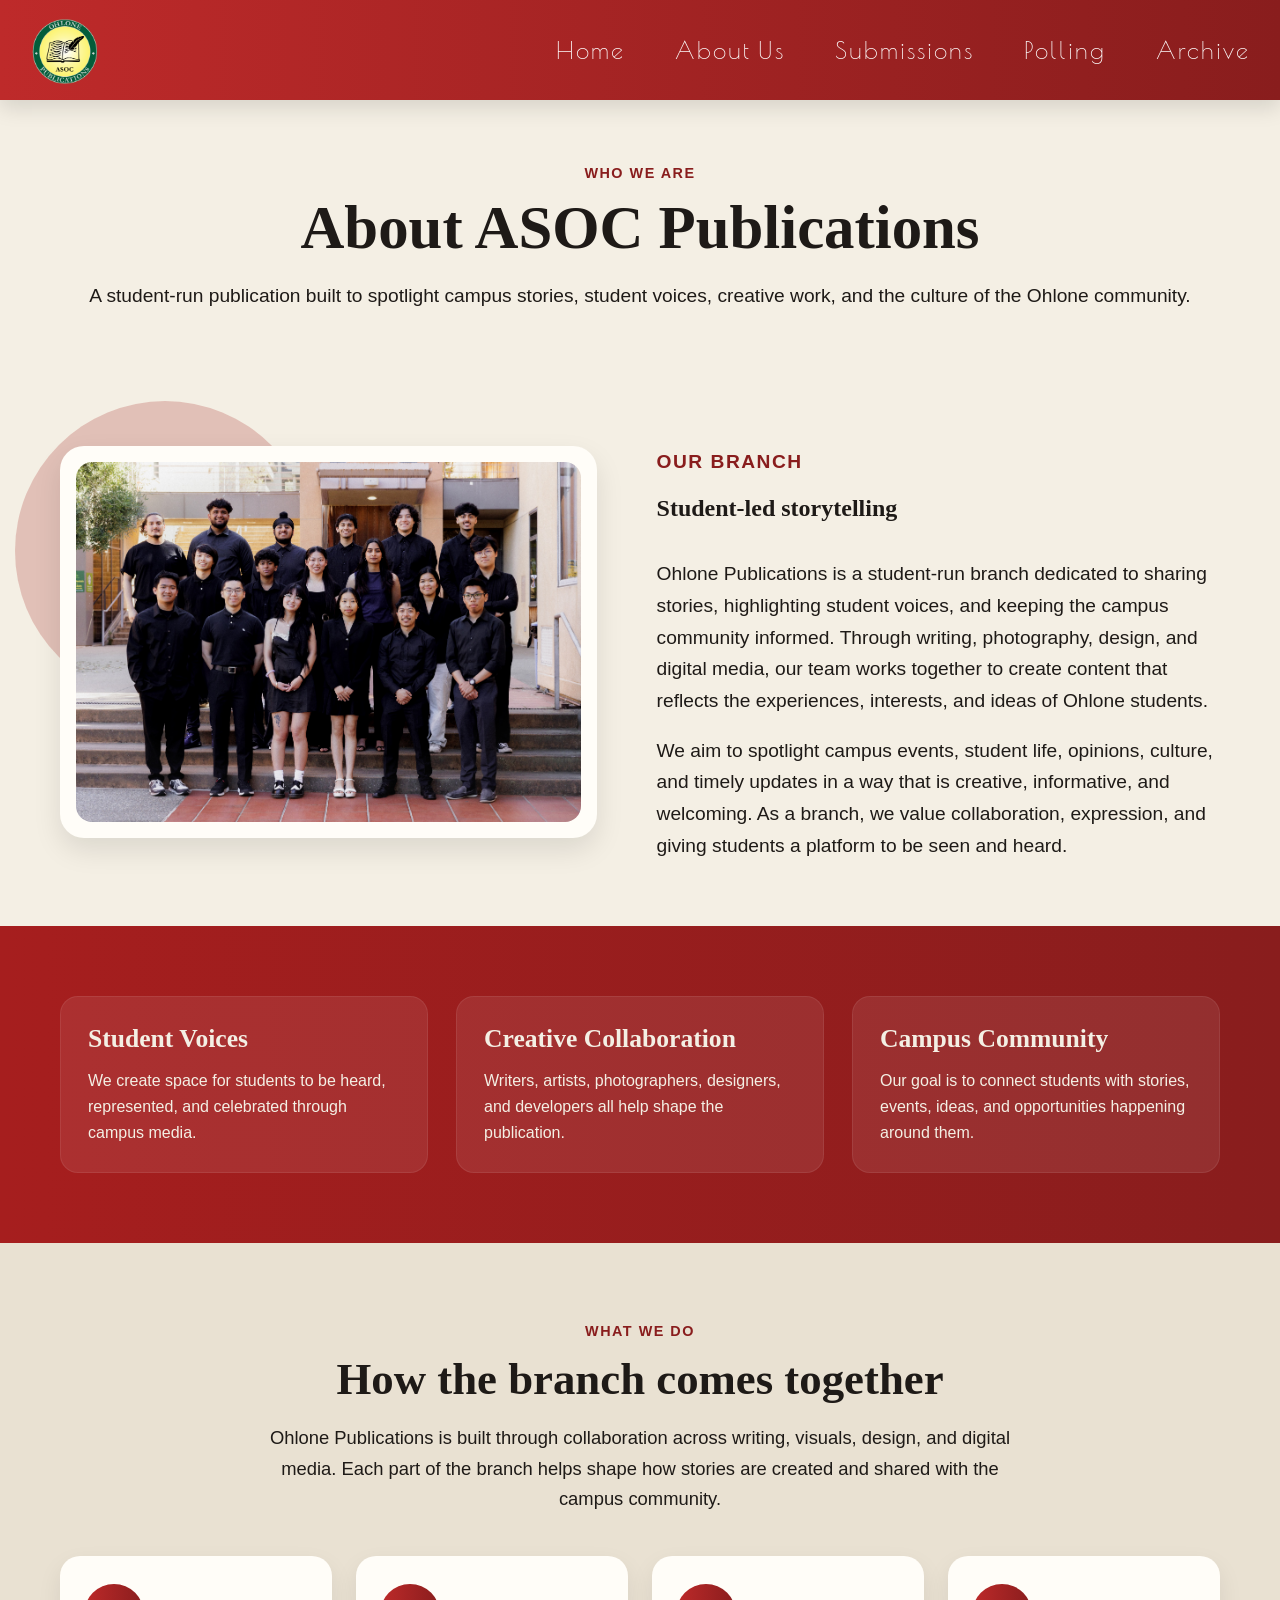
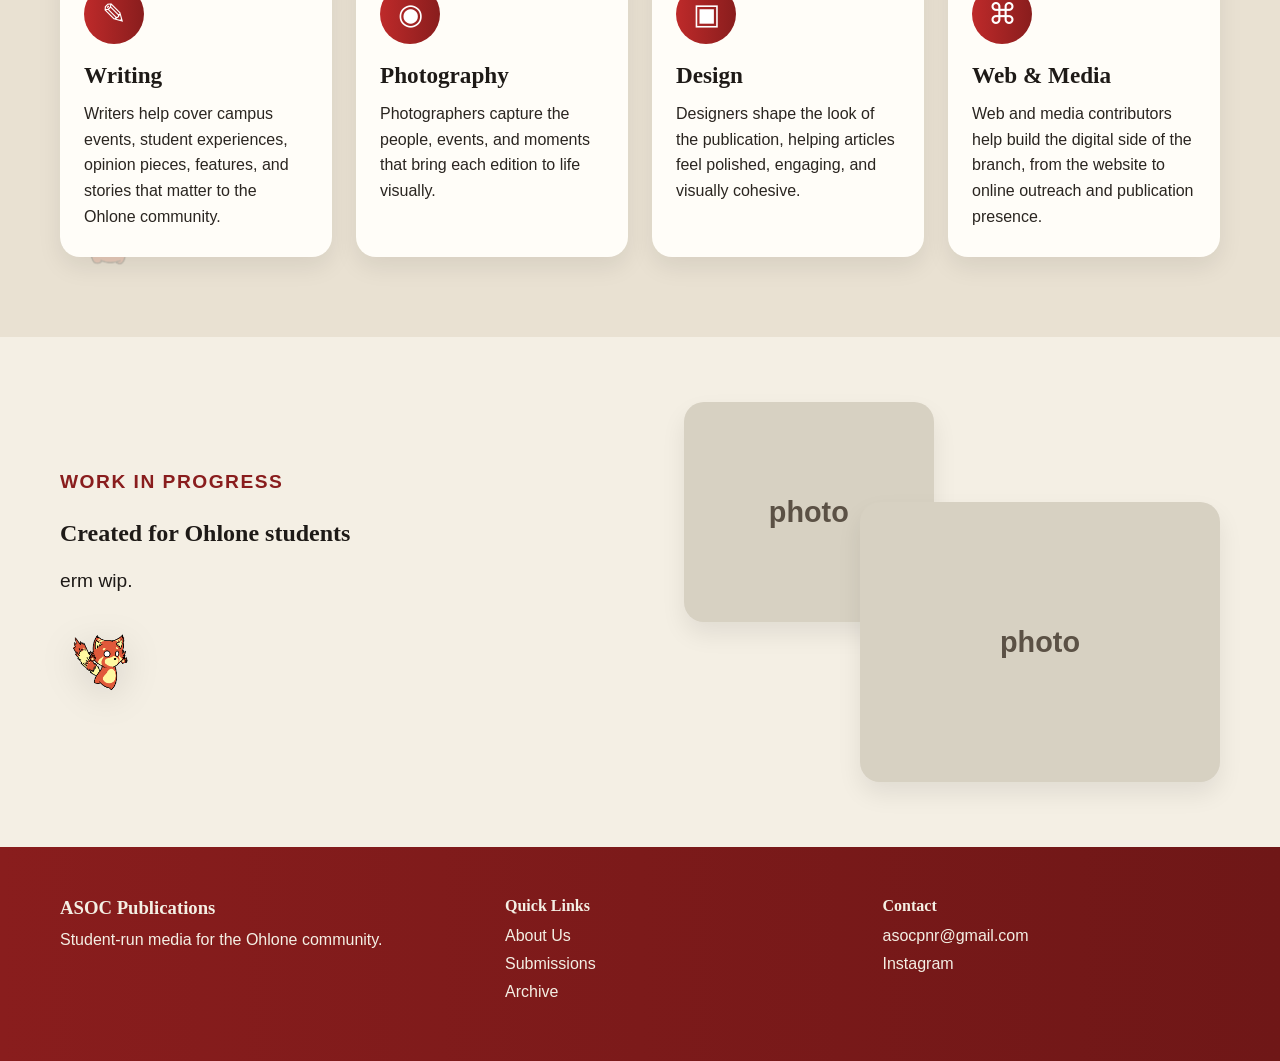
<file: about.html>
<!DOCTYPE html>
<html lang="en">
<head>
    <meta charset="UTF-8">
    <meta name="viewport" content="width=device-width, initial-scale=1.0">
    <title>About Us | Ohlone Publications</title>
    <link rel="stylesheet" href="css/style.css">
    <link rel="preconnect" href="https://fonts.googleapis.com">
    <link rel="preconnect" href="https://fonts.gstatic.com" crossorigin>
    <link href="https://fonts.googleapis.com/css2?family=Poiret+One&display=swap" rel="stylesheet">
</head>
<body>
<div class="container">
    <nav class="navbar">
        <a href="index.html">
            <img src="images/Adobe%20Express%20-%20file.png" class="nav-logo" alt="Logo">
        </a>

        <ul class="nav-links">
            <li><a href="index.html">Home</a></li>
            <li><a href="about.html">About Us</a></li>
            <li><a href="submissions.html">Submissions</a></li>
            <li><a href="polling.html">Polling</a></li>
            <li><a href="archive.html">Archive</a></li>
        </ul>
    </nav>

    <main class="about-page">

        <section class="about-hero">
            <div class="about-hero-inner">
                <p class="section-kicker">Who We Are</p>
                <h1>About ASOC Publications</h1>
                <p class="about-hero-description">
                    A student-run publication built to spotlight campus stories, student voices,
                    creative work, and the culture of the Ohlone community.
                </p>
            </div>
        </section>

        <section class="about-intro-section">
            <div class="about-intro-layout">
                <div class="about-group-photo-wrap">
                    <div class="about-group-photo-frame">
                        <img src="images/pubbiesgroupphoto.jpg" alt="Group photo of the Ohlone Publications team">
                    </div>
                </div>

                <div class="about-intro-text">
                    <p class="section-kicker">Our Branch</p>
                    <h2>Student-led storytelling</h2>
                    <p>
                        Ohlone Publications is a student-run branch dedicated to sharing stories,
                        highlighting student voices, and keeping the campus community informed.
                        Through writing, photography, design, and digital media, our team works
                        together to create content that reflects the experiences, interests,
                        and ideas of Ohlone students.
                    </p>

                    <p>
                        We aim to spotlight campus events, student life, opinions, culture,
                        and timely updates in a way that is creative, informative, and welcoming.
                        As a branch, we value collaboration, expression, and giving students
                        a platform to be seen and heard.
                    </p>
                </div>
            </div>
        </section>

        <section class="about-values-band">
            <div class="about-values-grid">
                <div class="about-value-card">
                    <h3>Student Voices</h3>
                    <p>We create space for students to be heard, represented, and celebrated through campus media.</p>
                </div>

                <div class="about-value-card">
                    <h3>Creative Collaboration</h3>
                    <p>Writers, artists, photographers, designers, and developers all help shape the publication.</p>
                </div>

                <div class="about-value-card">
                    <h3>Campus Community</h3>
                    <p>Our goal is to connect students with stories, events, ideas, and opportunities happening around them.</p>
                </div>
            </div>
        </section>

        <section class="about-work-section">
            <div class="about-work-header">
                <p class="section-kicker">What We Do</p>
                <h2>How the branch comes together</h2>
                <p class="about-work-description">
                    Ohlone Publications is built through collaboration across writing, visuals,
                    design, and digital media. Each part of the branch helps shape how stories
                    are created and shared with the campus community.
                </p>
            </div>

            <div class="about-work-grid">
                <div class="about-work-card">
                    <div class="about-work-icon">✎</div>
                    <h3>Writing</h3>
                    <p>
                        Writers help cover campus events, student experiences, opinion pieces,
                        features, and stories that matter to the Ohlone community.
                    </p>
                </div>

                <div class="about-work-card">
                    <div class="about-work-icon">◉</div>
                    <h3>Photography</h3>
                    <p>
                        Photographers capture the people, events, and moments that bring each
                        edition to life visually.
                    </p>
                </div>

                <div class="about-work-card">
                    <div class="about-work-icon">▣</div>
                    <h3>Design</h3>
                    <p>
                        Designers shape the look of the publication, helping articles feel
                        polished, engaging, and visually cohesive.
                    </p>
                </div>

                <div class="about-work-card">
                    <div class="about-work-icon">⌘</div>
                    <h3>Web & Media</h3>
                    <p>
                        Web and media contributors help build the digital side of the branch,
                        from the website to online outreach and publication presence.
                    </p>
                </div>
            </div>

            <div class="about-work-mascot-wrap">
                <img src="images/pubsMascot.png" alt="Ohlone Publications mascot" class="about-work-mascot">
            </div>
        </section>

        <section class="about-wip-section">
            <div class="about-wip-layout">
                <div class="about-wip-left">
                    <p class="section-kicker">Work In Progress</p>
                    <h2>Created for Ohlone students</h2>
                    <p>
                        erm wip.
                    </p>

                    <div class="about-wip-badge">
                        <img src="images/pubsMascot2.png" alt="Ohlone Publications secondary mascot">
                    </div>
                </div>

                <div class="about-wip-right">
                    <div class="about-wip-photo-small">
                        <span>photo</span>
                    </div>

                    <div class="about-wip-photo-large">
                        <span>photo</span>
                    </div>
                </div>
            </div>
        </section>

        <footer class="site-footer">
            <div class="footer-content">
                <div>
                    <h3>ASOC Publications</h3>
                    <p>Student-run media for the Ohlone community.</p>
                </div>

                <div>
                    <h4>Quick Links</h4>
                    <p><a href="about.html">About Us</a></p>
                    <p><a href="submissions.html">Submissions</a></p>
                    <p><a href="archive.html">Archive</a></p>
                </div>

                <div>
                    <h4>Contact</h4>
                    <p><a href="mailto:asocpnr@gmail.com">asocpnr@gmail.com</a></p>
                    <p><a href="https://www.instagram.com/asoc.publications" target="_blank" rel="noopener noreferrer">Instagram</a></p>
                </div>
            </div>
        </footer>

    </main>
</div>
</body>
</html>
</file>
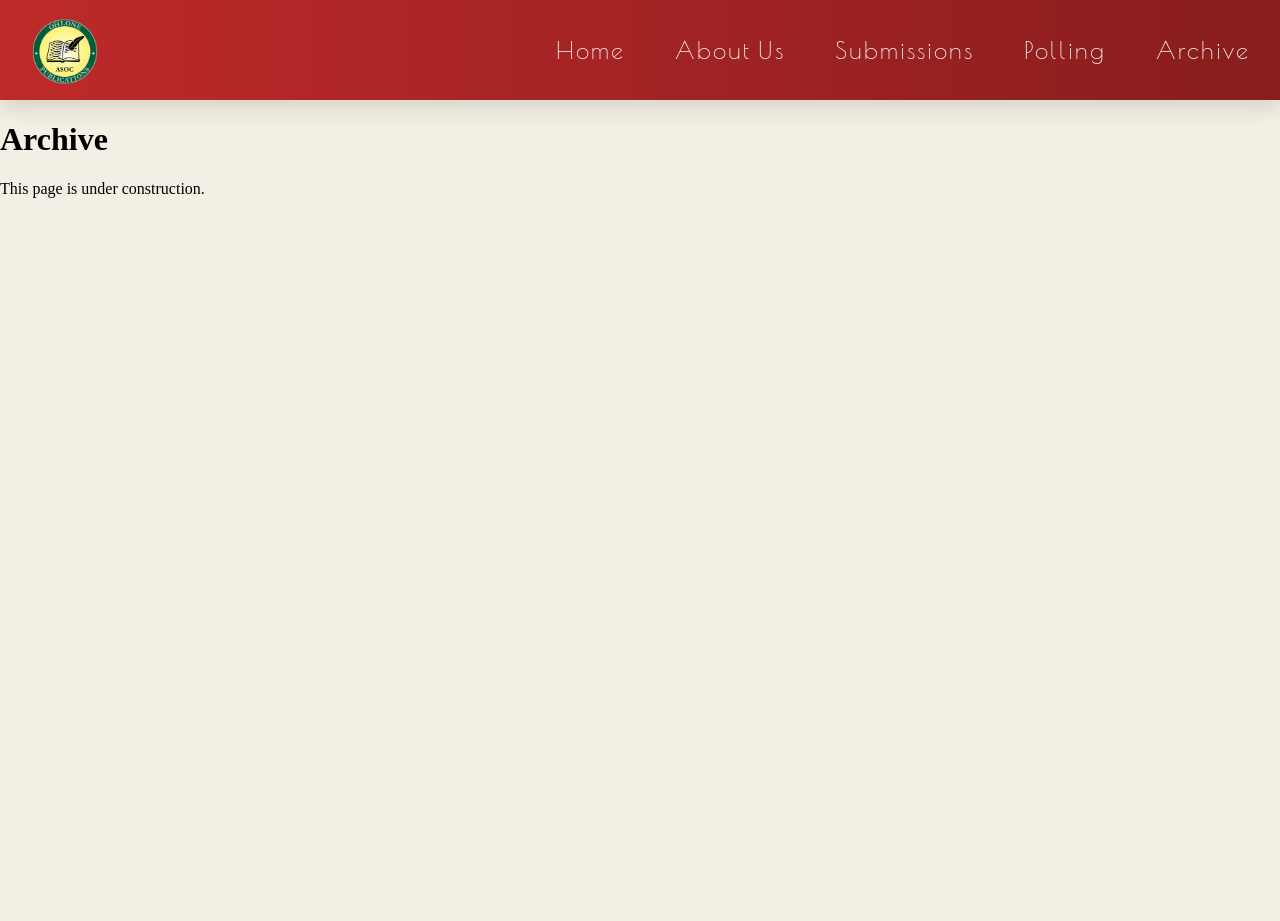
<file: archive.html>
<!DOCTYPE html>
<html lang="en">
<head>
    <meta charset="UTF-8">
    <meta name="viewport" content="width=device-width, initial-scale=1.0">
    <title>Archive | Ohlone Publications</title>
    <link rel="stylesheet" href="css/style.css">
    <link rel="preconnect" href="https://fonts.googleapis.com">
    <link rel="preconnect" href="https://fonts.gstatic.com" crossorigin>
    <link href="https://fonts.googleapis.com/css2?family=Poiret+One&display=swap" rel="stylesheet">
</head>
<body>
<div class="container">
    <nav class="navbar">
        <a href="index.html">
            <img src="images/Adobe%20Express%20-%20file.png" class="nav-logo" alt="Logo">
        </a>

        <ul class="nav-links">
            <li><a href="index.html">Home</a></li>
            <li><a href="about.html">About Us</a></li>
            <li><a href="submissions.html">Submissions</a></li>
            <li><a href="polling.html">Polling</a></li>
            <li><a href="archive.html">Archive</a></li>
        </ul>
    </nav>

    <main class="page-placeholder">
        <h1>Archive</h1>
        <p>This page is under construction.</p>
    </main>
</div>
</body>
</html>
</file>
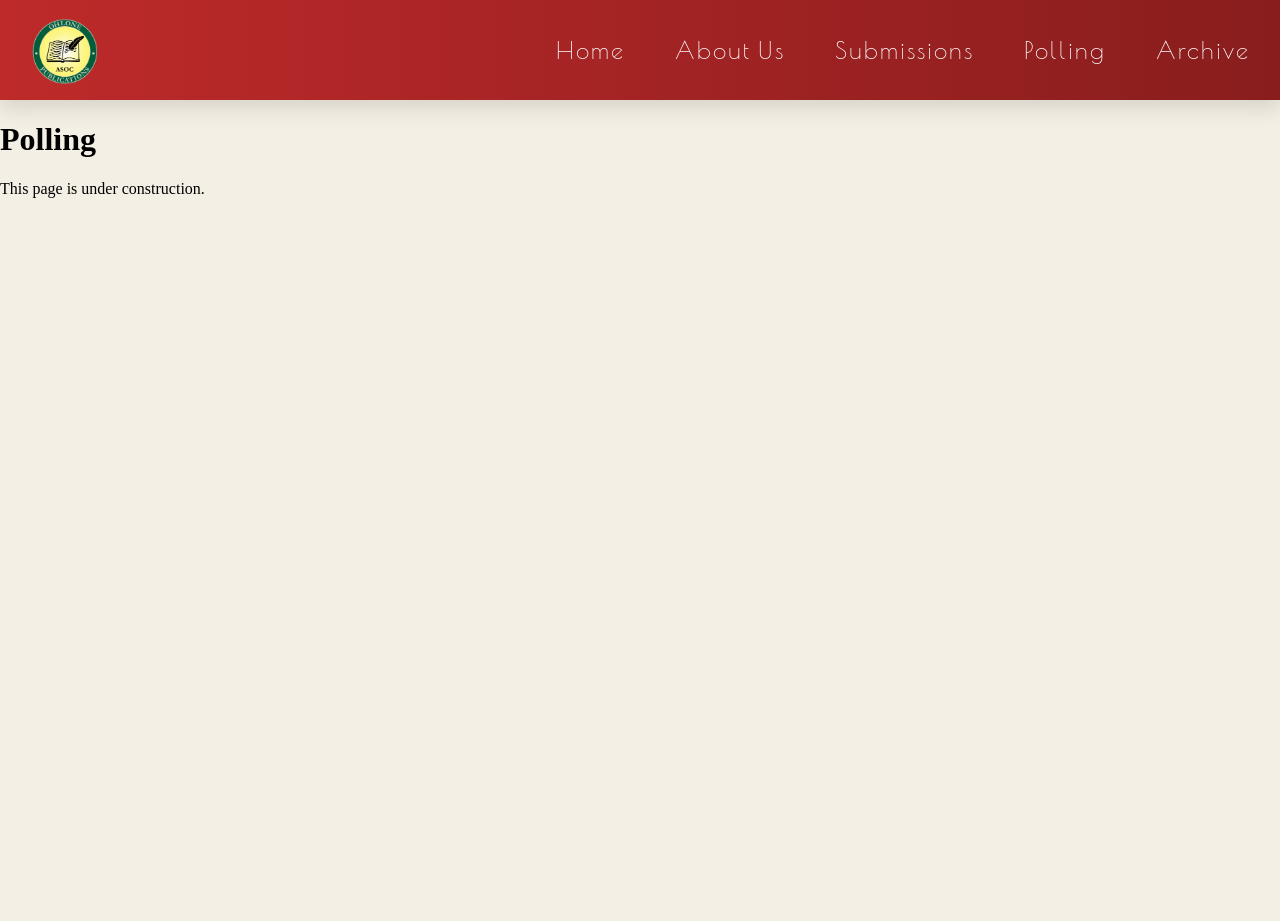
<file: polling.html>
<!DOCTYPE html>
<html lang="en">
<head>
    <meta charset="UTF-8">
    <meta name="viewport" content="width=device-width, initial-scale=1.0">
    <title>Polling | Ohlone Publications</title>
    <link rel="stylesheet" href="css/style.css">
    <link rel="preconnect" href="https://fonts.googleapis.com">
    <link rel="preconnect" href="https://fonts.gstatic.com" crossorigin>
    <link href="https://fonts.googleapis.com/css2?family=Poiret+One&display=swap" rel="stylesheet">
</head>
<body>
<div class="container">
    <nav class="navbar">
        <a href="index.html">
            <img src="images/Adobe%20Express%20-%20file.png" class="nav-logo" alt="Logo">
        </a>

        <ul class="nav-links">
            <li><a href="index.html">Home</a></li>
            <li><a href="about.html">About Us</a></li>
            <li><a href="submissions.html">Submissions</a></li>
            <li><a href="polling.html">Polling</a></li>
            <li><a href="archive.html">Archive</a></li>
        </ul>
    </nav>

    <main class="page-placeholder">
        <h1>Polling</h1>
        <p>This page is under construction.</p>
    </main>
</div>
</body>
</html>
</file>
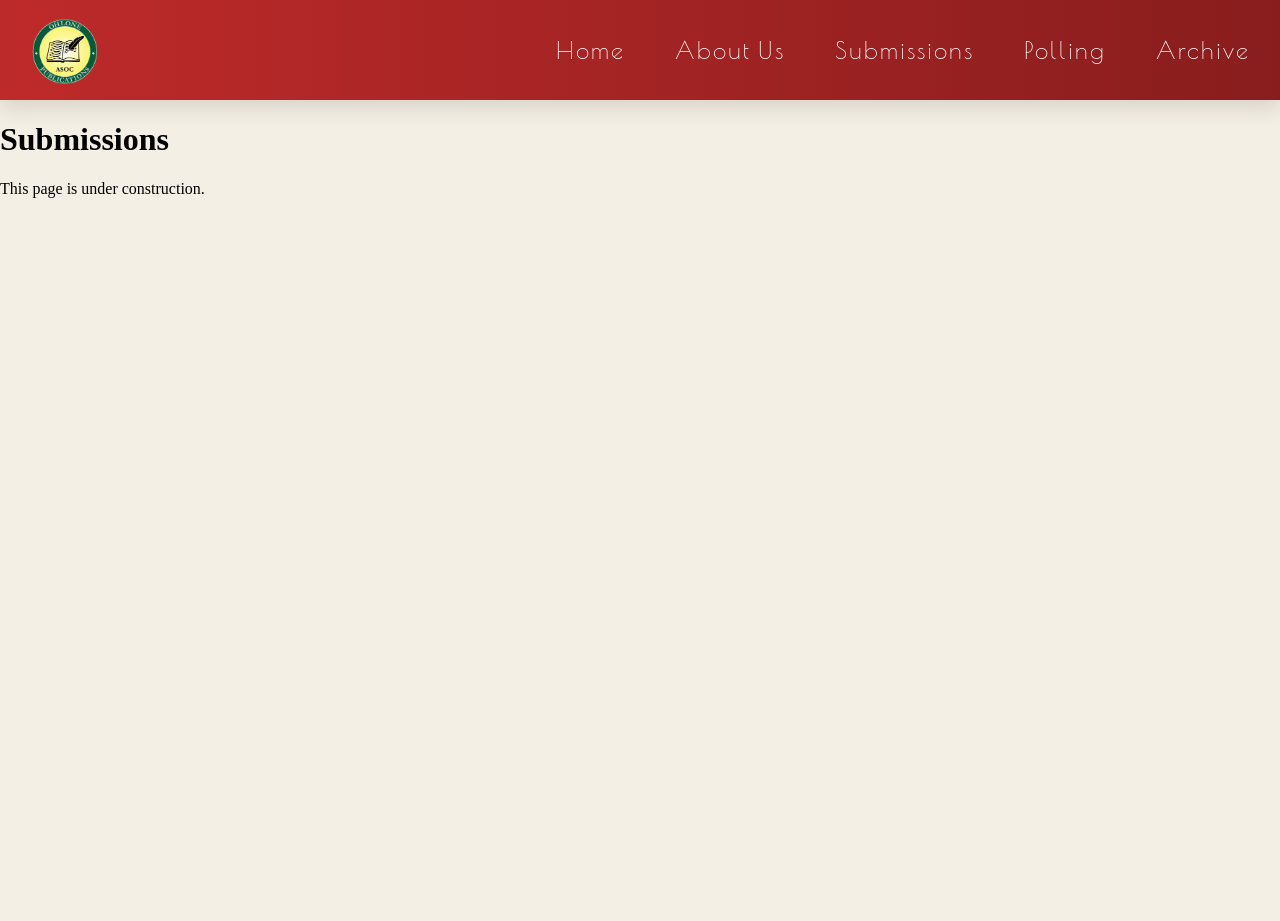
<file: submissions.html>
<!DOCTYPE html>
<html lang="en">
<head>
    <meta charset="UTF-8">
    <meta name="viewport" content="width=device-width, initial-scale=1.0">
    <title>Submissions | Ohlone Publications</title>
    <link rel="stylesheet" href="css/style.css">
    <link rel="preconnect" href="https://fonts.googleapis.com">
    <link rel="preconnect" href="https://fonts.gstatic.com" crossorigin>
    <link href="https://fonts.googleapis.com/css2?family=Poiret+One&display=swap" rel="stylesheet">
</head>
<body>
<div class="container">
    <nav class="navbar">
        <a href="index.html">
            <img src="images/Adobe%20Express%20-%20file.png" class="nav-logo" alt="Logo">
        </a>

        <ul class="nav-links">
            <li><a href="index.html">Home</a></li>
            <li><a href="about.html">About Us</a></li>
            <li><a href="submissions.html">Submissions</a></li>
            <li><a href="polling.html">Polling</a></li>
            <li><a href="archive.html">Archive</a></li>
        </ul>
    </nav>

    <main class="page-placeholder">
        <h1>Submissions</h1>
        <p>This page is under construction.</p>
    </main>
</div>
</body>
</html>
</file>
<file: css/style.css>
html, body {
    margin: 0;
    padding: 0;
    width: 100%;
    height: 100%;
}

body {
    background: #F4EFE4;
}

.container {
    width: 100%;
    min-height: 100vh;
    background: #F4EFE4;
}

/* NAVBAR */

.navbar {
    background: linear-gradient(to right, #BE2A2A, #891d1d);
    height: 100px;
    display: flex;
    align-items: center;
    padding: 0 30px;
    box-shadow: 0 8px 20px rgba(0, 0, 0, 0.12);
    position: relative;
    z-index: 20;
}

.nav-logo {
    max-height: 78px;
    width: auto;
    display: block;
}

.nav-links {
    display: flex;
    list-style: none;
    margin: 0 0 0 auto;
    padding: 0;
    gap: 50px;
    flex-wrap: wrap;
}

.nav-links a {
    text-decoration: none;
    color: white;
    font-family: "Poiret One", sans-serif;
    font-size: 1.5rem;
    letter-spacing: 2px;
    transition: text-shadow 0.25s ease, transform 0.15s ease;
}

.nav-links a:hover {
    text-shadow: 0 0 8px rgba(255, 255, 255, 0.9),
    0 0 16px rgba(255, 255, 255, 0.7);
}

.nav-links a:active {
    animation: navFlash 0.2s ease;
}

@keyframes navFlash {
    0% {
        text-shadow: 0 0 0 rgba(255, 255, 255, 0);
        transform: scale(1);
    }
    50% {
        text-shadow: 0 0 12px rgba(255, 255, 255, 1),
        0 0 24px rgba(255, 255, 255, 0.95);
        transform: scale(1.08);
    }
    100% {
        text-shadow: 0 0 0 rgba(255, 255, 255, 0);
        transform: scale(1);
    }
}

/* HOMEPAGE */

.homepage {
    background: #F4EFE4;
    color: #1E1A17;
}

.hero-section,
.latest-section,
.join-home-section,
.archive-preview-section {
    padding: 80px 60px;
}

.hero-content,
.latest-layout,
.join-home-layout,
.footer-content,
.archive-preview-header,
.mission-grid {
    max-width: 1200px;
    margin: 0 auto;
}

.hero-content {
    display: grid;
    grid-template-columns: 0.95fr 1.15fr;
    gap: 40px;
    align-items: center;
}

.hero-kicker,
.section-kicker {
    margin: 0 0 14px;
    text-transform: uppercase;
    letter-spacing: 1.5px;
    font-size: 0.9rem;
    color: #891d1d;
    font-family: Arial, sans-serif;
    font-weight: 700;
}

.hero-text h1,
.latest-text h2,
.join-home-text h2,
.archive-preview-header h2 {
    margin: 0 0 18px;
    font-family: Georgia, serif;
    font-weight: 600;
    color: #1E1A17;
}

.hero-text h1 {
    font-size: 4rem;
    line-height: 1.05;
}

.hero-description,
.latest-text p,
.join-home-text p {
    font-family: Arial, sans-serif;
    font-size: 1.2rem;
    line-height: 1.6;
    margin: 0;
}

.hero-buttons {
    display: flex;
    gap: 16px;
    flex-wrap: wrap;
    margin-top: 28px;
}

.primary-button,
.secondary-button {
    display: inline-block;
    padding: 14px 26px;
    border-radius: 999px;
    text-decoration: none;
    font-family: Arial, sans-serif;
    font-weight: 600;
    transition: transform 0.2s ease, background-color 0.2s ease, color 0.2s ease;
}

.primary-button {
    background: linear-gradient(to right, #BE2A2A, #891D1D);
    color: white;
}

.secondary-button {
    background: transparent;
    color: #891D1D;
    border: 2px solid #BE2A2A;
}

.primary-button:hover,
.secondary-button:hover {
    transform: translateY(-2px);
}

.hero-visual {
    position: relative;
}

.hero-visual::before {
    content: "";
    position: absolute;
    width: 340px;
    height: 340px;
    right: -30px;
    top: -10px;
    background: #D6A29A;
    border-radius: 50%;
    opacity: 0.7;
    z-index: 1;
}

.hero-image-frame {
    position: relative;
    z-index: 2;
    background: #FFFDF8;
    padding: 18px;
    border-radius: 24px;
    box-shadow: 0 12px 28px rgba(0, 0, 0, 0.10);
    max-width: 880px;
    margin-left: auto;
}

.hero-image-frame img {
    width: 100%;
    display: block;
    border-radius: 16px;
}

/* MISSION */

.mission-band {
    background: linear-gradient(to right, #A61E1E, #891D1D);
    padding: 70px 60px;
}

.mission-grid {
    display: grid;
    grid-template-columns: repeat(3, 1fr);
    gap: 28px;
}

.mission-card {
    background: rgba(255, 255, 255, 0.08);
    border-radius: 18px;
    padding: 28px;
    color: #F4EFE4;
    box-shadow: inset 0 0 0 1px rgba(255,255,255,0.08);
}

.mission-card h3 {
    margin: 0 0 14px;
    font-family: Georgia, serif;
    font-size: 1.6rem;
}

.mission-card p {
    margin: 0;
    font-family: Arial, sans-serif;
    line-height: 1.6;
}

/* LATEST */

.latest-layout,
.join-home-layout {
    display: grid;
    grid-template-columns: 1fr 1fr;
    gap: 60px;
    align-items: center;
}

.latest-cover,
.join-home-mascot {
    display: flex;
    justify-content: center;
}

.latest-cover img,
.join-home-mascot img {
    max-width: 100%;
    border-radius: 24px;
    box-shadow: 0 12px 28px rgba(0, 0, 0, 0.10);
}

.latest-cover img {
    width: 320px;
}

.latest-text .primary-button {
    margin-top: 24px;
}

/* JOIN HOME */

.join-home-section {
    background: #E9E1D2;
}

.join-home-mascot img {
    width: 280px;
}

.join-home-cards {
    display: flex;
    gap: 18px;
    flex-wrap: wrap;
    margin-top: 24px;
}

.mini-card {
    background: #FFFDF8;
    color: #1E1A17;
    text-decoration: none;
    padding: 14px 22px;
    border-radius: 16px;
    box-shadow: 0 10px 24px rgba(0, 0, 0, 0.08);
    font-family: Arial, sans-serif;
    font-weight: 600;
    transition: transform 0.2s ease;
}

.mini-card:hover {
    transform: translateY(-2px);
}

/* ARCHIVE */

.archive-preview-section {
    background: #F4EFE4;
}

.archive-preview-header {
    text-align: center;
    margin-bottom: 30px;
}

.archive-preview-header h2 {
    font-size: 2.8rem;
}

/* CAROUSEL */

.carousel {
    position: relative;
    width: 100%;
    max-width: 1400px;
    margin: 20px auto 0 auto;
    display: grid;
    grid-template-columns: 90px 1fr 90px;
    align-items: center;
    box-sizing: border-box;
}

.carousel-stage {
    position: relative;
    width: 900px;
    max-width: 100%;
    height: 560px;
    margin: 0 auto;
    overflow: visible;
}

.carousel-card {
    position: absolute;
    top: 50%;
    left: 50%;
    width: 250px;
    height: 380px;
    transform: translate(-50%, -50%) scale(0.7);
    opacity: 0;
    z-index: 0;
    transition: transform 0.45s ease, opacity 0.45s ease, z-index 0.45s ease, filter 0.45s ease;
    pointer-events: none;
}

.carousel-card.active {
    cursor: pointer;
    pointer-events: auto;
}

.carousel-card.active:hover {
    filter: brightness(1.05);
}

.carousel-card img {
    width: 100%;
    height: 100%;
    object-fit: cover;
    display: block;
    border-radius: 20px;
    box-shadow: 0 12px 28px rgba(0, 0, 0, 0.20);
    background: #d9d9d9;
}

.carousel-card.active {
    transform: translate(-50%, -50%) scale(1);
    opacity: 1;
    z-index: 5;
    filter: none;
}

.carousel-card.prev,
.carousel-card.next {
    opacity: 0.82;
    z-index: 4;
    filter: brightness(0.88);
}

.carousel-card.prev {
    transform: translate(-125%, -50%) scale(0.8);
}

.carousel-card.next {
    transform: translate(25%, -50%) scale(0.8);
}

.carousel-card.far-prev,
.carousel-card.far-next {
    opacity: 0.35;
    z-index: 2;
    filter: brightness(0.7);
}

.carousel-card.far-prev {
    transform: translate(-175%, -50%) scale(0.58);
}

.carousel-card.far-next {
    transform: translate(75%, -50%) scale(0.58);
}

.nav {
    border: none;
    background: rgba(91, 0, 0, 0.78);
    color: white;
    font-size: 56px;
    line-height: 1;
    width: 72px;
    height: 72px;
    border-radius: 18px;
    cursor: pointer;
    z-index: 10;
    justify-self: center;
    display: flex;
    align-items: center;
    justify-content: center;
    position: static;
    transform: none;
    transition: transform 0.2s ease, background 0.2s ease;
}

.nav:hover {
    background: rgba(60, 0, 0, 0.9);
    color: white;
}

.nav:active {
    transform: scale(0.96);
}

/* FOOTER */

.site-footer {
    background: linear-gradient(to right, #891D1D, #6f1717);
    color: #F4EFE4;
    padding: 50px 60px;
}

.footer-content {
    display: grid;
    grid-template-columns: 1.2fr 1fr 1fr;
    gap: 40px;
}

.site-footer h3,
.site-footer h4 {
    margin: 0 0 12px;
    font-family: Georgia, serif;
}

.site-footer p {
    margin: 0 0 10px;
    font-family: Arial, sans-serif;
}

.site-footer a {
    color: #F4EFE4;
    text-decoration: none;
}

/* ABOUT PAGE */

.about-page {
    background: #F4EFE4;
    color: #1E1A17;
}

.about-hero,
.about-intro-section,
.about-wip-section {
    padding: 65px 60px;
}

.about-hero-inner,
.about-intro-layout,
.about-values-grid,
.about-join-layout,
.about-wip-layout {
    max-width: 1200px;
    margin: 0 auto;
}

.about-hero {
    background: #F4EFE4;
    text-align: center;
    padding-bottom: 50px;
}

.about-hero h1,
.about-intro-text h2,
.about-join-content h2,
.about-wip-left h2 {
    margin: 0 0 18px;
    font-family: Georgia, serif;
    font-weight: 600;
    color: #1E1A17;
}

.about-hero h1 {
    font-size: 3.8rem;
    line-height: 1.08;
}

.about-hero-description,
.about-intro-text p,
.about-join-text p,
.about-wip-left p {
    font-family: Arial, sans-serif;
    font-size: 1.2rem;
    line-height: 1.65;
}

/* intro */

.about-intro-layout {
    display: grid;
    grid-template-columns: 1fr 1.05fr;
    gap: 60px;
    align-items: center;
}

.about-intro-section {
    padding: 65px 60px;
}

.about-intro-layout {
    display: grid;
    grid-template-columns: 1fr 1.05fr;
    gap: 60px;
    align-items: start;
}

.about-intro-text {
    display: flex;
    flex-direction: column;
    gap: 18px;
}

.about-intro-text p {
    margin: 0;
}

.about-intro-highlights {
    display: grid;
    grid-template-columns: repeat(3, 1fr);
    gap: 18px;
    margin-top: 10px;
}

.about-highlight-card {
    background: #FFFDF8;
    border-radius: 18px;
    padding: 20px 18px;
    box-shadow: 0 10px 24px rgba(0, 0, 0, 0.08);
}

.about-highlight-card h3 {
    margin: 0 0 10px;
    font-family: Georgia, serif;
    font-size: 1.2rem;
    color: #1E1A17;
}

.about-highlight-card p {
    margin: 0;
    font-family: Arial, sans-serif;
    font-size: 0.98rem;
    line-height: 1.5;
    color: #2a2520;
}

.about-group-photo-wrap {
    position: relative;
}

.about-group-photo-wrap::before {
    content: "";
    position: absolute;
    width: 300px;
    height: 300px;
    background: #D6A29A;
    border-radius: 50%;
    left: -45px;
    top: -45px;
    opacity: 0.6;
    z-index: 1;
}

.about-group-photo-frame {
    position: relative;
    z-index: 2;
    background: #FFFDF8;
    padding: 16px;
    border-radius: 24px;
    box-shadow: 0 12px 28px rgba(0, 0, 0, 0.10);
}

.about-photo-badge {
    position: absolute;
    right: 22px;
    bottom: 22px;
    background: linear-gradient(to right, #BE2A2A, #891D1D);
    color: white;
    padding: 10px 16px;
    border-radius: 999px;
    font-family: Arial, sans-serif;
    font-size: 0.9rem;
    font-weight: 600;
    box-shadow: 0 8px 18px rgba(0, 0, 0, 0.14);
}

.about-group-photo-frame img {
    width: 100%;
    display: block;
    border-radius: 16px;
    min-height: 360px;
    object-fit: cover;
    background: #d7d1c2;
}

/* values band */

.about-values-band {
    background: linear-gradient(to right, #A61E1E, #891D1D);
    padding: 70px 60px;
}

.about-values-grid {
    display: grid;
    grid-template-columns: repeat(3, 1fr);
    gap: 28px;
}

.about-value-card {
    background: rgba(255, 255, 255, 0.08);
    border-radius: 18px;
    padding: 28px;
    color: #F4EFE4;
    box-shadow: inset 0 0 0 1px rgba(255,255,255,0.08);
}

.about-value-card h3 {
    margin: 0 0 14px;
    font-family: Georgia, serif;
    font-size: 1.6rem;
}

.about-value-card p {
    margin: 0;
    font-family: Arial, sans-serif;
    line-height: 1.6;
}

/* join */

.about-work-section {
    background: #E9E1D2;
    padding: 80px 60px;
    position: relative;
    overflow: hidden;
}

.about-work-header,
.about-work-grid {
    max-width: 1200px;
    margin: 0 auto;
}

.about-work-header {
    text-align: center;
    margin-bottom: 42px;
    position: relative;
    z-index: 2;
}

.about-work-header h2 {
    margin: 0 0 18px;
    font-family: Georgia, serif;
    font-weight: 600;
    color: #1E1A17;
    font-size: 2.8rem;
}

.about-work-description {
    max-width: 760px;
    margin: 0 auto;
    font-family: Arial, sans-serif;
    font-size: 1.15rem;
    line-height: 1.65;
}

.about-work-grid {
    display: grid;
    grid-template-columns: repeat(4, 1fr);
    gap: 24px;
    position: relative;
    z-index: 2;
}

.about-work-card {
    background: #FFFDF8;
    border-radius: 20px;
    padding: 28px 24px;
    box-shadow: 0 10px 24px rgba(0, 0, 0, 0.08);
    min-height: 240px;
}

.about-work-icon {
    width: 60px;
    height: 60px;
    border-radius: 50%;
    background: linear-gradient(to right, #BE2A2A, #891D1D);
    color: white;
    display: flex;
    align-items: center;
    justify-content: center;
    font-size: 1.8rem;
    margin-bottom: 18px;
    font-family: Arial, sans-serif;
}

.about-work-card h3 {
    margin: 0 0 12px;
    font-family: Georgia, serif;
    font-size: 1.45rem;
    color: #1E1A17;
}

.about-work-card p {
    margin: 0;
    font-family: Arial, sans-serif;
    line-height: 1.6;
    color: #2a2520;
}

.about-work-mascot-wrap {
    position: absolute;
    left: 20px;
    bottom: 20px;
    z-index: 1;
    opacity: 0.16;
}

.about-work-mascot {
    width: 180px;
    height: auto;
    display: block;
}

/* responsive */
@media (max-width: 900px) {
    .about-work-section {
        padding: 60px 24px;
    }

    .about-work-grid {
        grid-template-columns: repeat(2, 1fr);
    }

    .about-work-header h2 {
        font-size: 2.2rem;
    }

    .about-work-mascot-wrap {
        display: none;
    }
}

@media (max-width: 600px) {
    .about-work-grid {
        grid-template-columns: 1fr;
    }
}

/* wip */

.about-wip-section {
    background: #F4EFE4;
}

.about-wip-layout {
    display: grid;
    grid-template-columns: 1fr 1.1fr;
    gap: 60px;
    align-items: center;
}

.about-wip-left p {
    margin: 0 0 22px;
}

.about-wip-badge img {
    width: 100px;
    height: auto;
    display: block;
    filter: drop-shadow(0 8px 18px rgba(0, 0, 0, 0.12));
}

.about-wip-right {
    position: relative;
    min-height: 380px;
}

.about-wip-photo-small,
.about-wip-photo-large {
    position: absolute;
    background: #d7d1c2;
    border-radius: 20px;
    box-shadow: 0 12px 24px rgba(0, 0, 0, 0.08);
    display: flex;
    align-items: center;
    justify-content: center;
    font-family: Arial, sans-serif;
    font-size: 1.8rem;
    font-weight: 600;
    color: #5b5145;
}

.about-wip-photo-small {
    width: 250px;
    height: 220px;
    top: 0;
    left: 40px;
    z-index: 1;
}

.about-wip-photo-large {
    width: 360px;
    height: 280px;
    right: 0;
    bottom: 0;
    z-index: 2;
}

/* responsive */

@media (max-width: 900px) {
    .about-hero,
    .about-intro-section,
    .about-join-section,
    .about-wip-section,
    .about-values-band {
        padding: 60px 24px;
    }

    .about-intro-layout,
    .about-values-grid,
    .about-join-layout,
    .about-wip-layout {
        grid-template-columns: 1fr;
    }

    .about-hero h1 {
        font-size: 2.8rem;
    }

    .about-join-mascot {
        width: 220px;
    }

    .about-wip-right {
        min-height: 480px;
    }

    .about-wip-photo-small {
        left: 10px;
    }
}

@media (max-width: 600px) {
    .about-join-links {
        flex-direction: column;
        align-items: center;
    }

    .about-join-card {
        width: 100%;
        max-width: 280px;
    }

    .about-wip-right {
        min-height: 400px;
    }

    .about-wip-photo-small {
        width: 180px;
        height: 160px;
    }

    .about-wip-photo-large {
        width: 250px;
        height: 220px;
    }
}

/* OTHER PAGES */

.submissions-page,
.polling-page,
.page-placeholder {
    background: #F4EFE4;
    min-height: calc(100vh - 100px);
    box-sizing: border-box;
}

/* RESPONSIVE */

@media (max-width: 900px) {
    .hero-content,
    .latest-layout,
    .join-home-layout,
    .mission-grid,
    .footer-content {
        grid-template-columns: 1fr;
    }

    .hero-section,
    .latest-section,
    .join-home-section,
    .archive-preview-section,
    .mission-band,
    .site-footer {
        padding: 60px 24px;
    }

    .hero-text h1 {
        font-size: 2.8rem;
    }

    .archive-preview-header h2 {
        font-size: 2.2rem;
    }

    .hero-visual::before {
        width: 180px;
        height: 180px;
        right: 0;
        top: 0;
    }

    .carousel-stage {
        width: 700px;
        height: 470px;
    }

    .carousel-card {
        width: 210px;
        height: 320px;
    }

    .carousel-card.prev {
        transform: translate(-115%, -50%) scale(0.76);
    }

    .carousel-card.next {
        transform: translate(15%, -50%) scale(0.76);
    }

    .carousel-card.far-prev {
        transform: translate(-155%, -50%) scale(0.52);
    }

    .carousel-card.far-next {
        transform: translate(55%, -50%) scale(0.52);
    }

    .nav {
        font-size: 46px;
        width: 64px;
        height: 64px;
    }
}

@media (max-width: 768px) {
    .navbar {
        height: auto;
        flex-direction: column;
        justify-content: center;
        padding: 20px;
        gap: 20px;
    }

    .nav-links {
        margin: 0;
        gap: 30px;
        justify-content: center;
    }

    .carousel {
        gap: 10px;
        padding: 0 10px;
        grid-template-columns: 60px 1fr 60px;
    }

    .carousel-stage {
        width: 100%;
        height: 340px;
    }

    .carousel-card {
        width: 165px;
        height: 250px;
    }

    .carousel-card.far-prev,
    .carousel-card.far-next {
        display: none;
    }

    .carousel-card.prev {
        transform: translate(-100%, -50%) scale(0.72);
    }

    .carousel-card.next {
        transform: translate(0%, -50%) scale(0.72);
    }

    .nav {
        font-size: 40px;
        width: 52px;
        height: 52px;
    }
}
</file>
